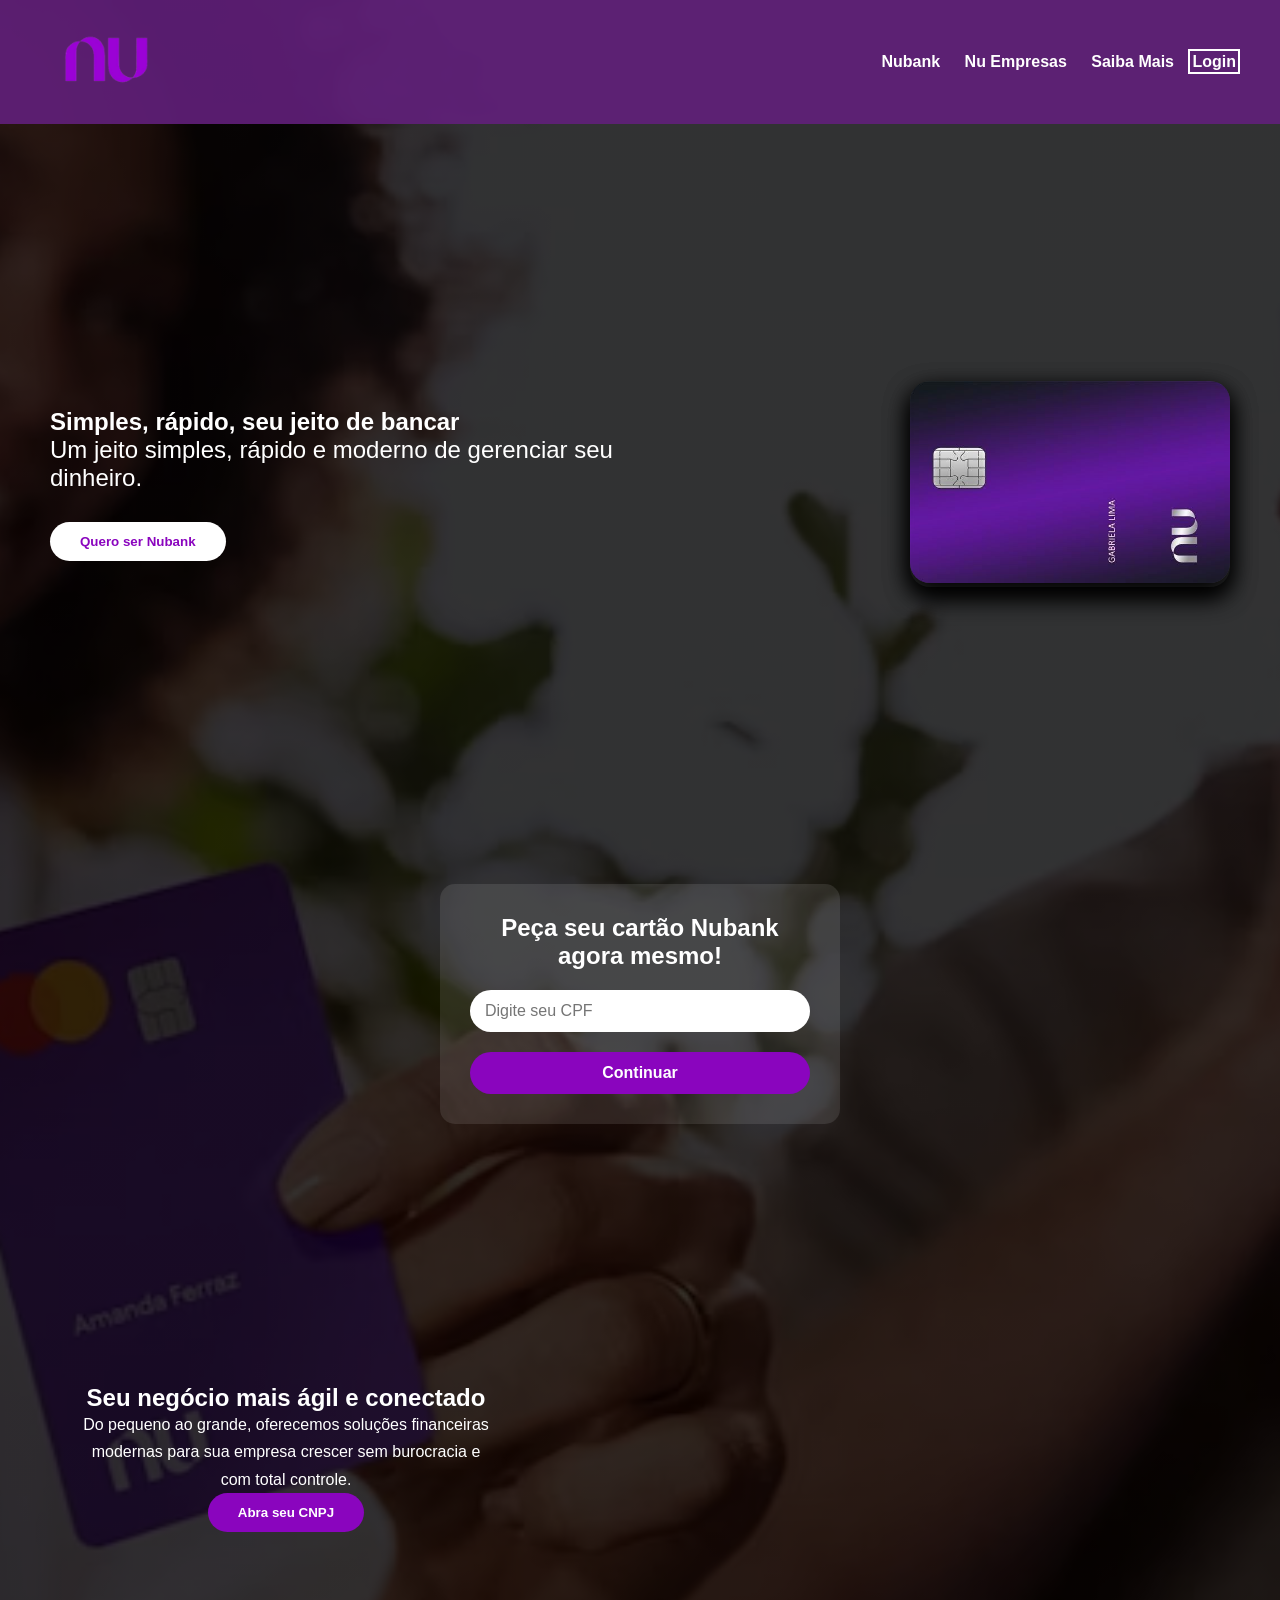
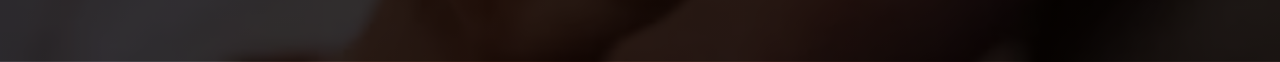
<file: index.html>
<!DOCTYPE html>
<html lang="pt_BR">
<head>
    <meta charset="UTF-8">
    <meta name="viewport" content="width=device-width, initial-scale=1.0">
    <link rel="stylesheet" href="style.css">
    <title>Nubank</title>
</head>
<body>
    <header>
        <nav> 
            <a href="index.html">
            <img src="imagens/logo_nubank.png" class="logo">
            </a>
            <ul>
                <a href="index.html" class="btn">Nubank</a>
                <a href="#nuempresas" class="btn">Nu Empresas</a>
                <a href="saibamais/index.html" class="btn">Saiba Mais</a>
                <a href="#" class="btn_login">Login</a>
            </ul>
        </nav>
    </header>

    <section id="hero">
        <div class="hero_text">
        <h2 class="scroll-animation">Simples, rápido, seu jeito de bancar</h2>
        <p class="scroll-animation">Um jeito simples, rápido e moderno de gerenciar seu dinheiro.</p>
        <button class="scroll-animation">Quero ser Nubank</button>
        </div>
            <div class="hero_image scroll-animation">
        <img src="imagens/cartao_nubank.png" class="hero_image" alt="cartao Nubank">
    </div>
    </section>

        <div class="cpf_form scroll-animation">
            <h2>Peça seu cartão Nubank agora mesmo!</h2>
        <form>
            <input type="text" placeholder="Digite seu CPF" maxlength="11" class="scroll-animation" id="cpf_input">
            <button type="submit">Continuar</button>
        </form>
    </div>


    <section id="nuempresas">
        <div class="nu_text scroll-animation">
            <h1>Seu negócio mais ágil e conectado</h1>
            <p>Do pequeno ao grande, oferecemos soluções financeiras modernas para sua empresa crescer sem burocracia e com total controle.</p>
            <button>Abra seu CNPJ</button>      
        </div>
        <div class="nu_image">
        </div>
    </section>
    <script src="script.js"></script>
</body>
</html>
</file>
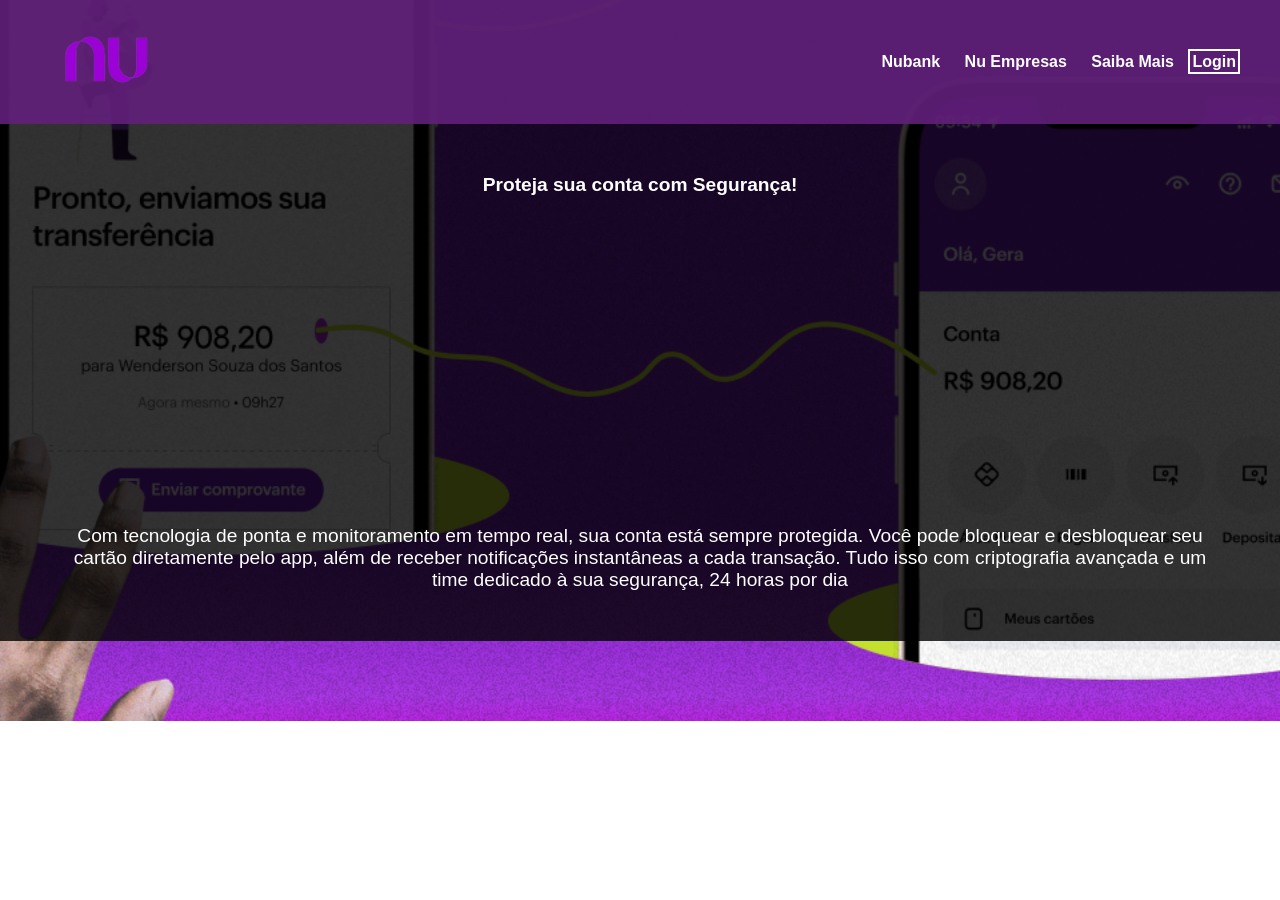
<file: saibamais/index.html>
<!DOCTYPE html>
<html lang="pt_BR">
<head>
    <meta charset="UTF-8">
    <meta name="viewport" content="width=device-width, initial-scale=1.0">
    <title>Saiba Mais Nubank</title>
    <link rel="stylesheet" href="style.css">
</head>
<body>
    <header>
        <nav> 
            <a href="../index.html">
            <img src="imagens/logo_nubank.png" class="logo">
            </a>
            <ul>
                <a href="../index.html" class="btn">Nubank</a>
                <a href="#nuempresas" class="btn">Nu Empresas</a>
                <a href="saibamais.html" class="btn">Saiba Mais</a>
                <a href="#" class="btn_login">Login</a>
            </ul>
        </nav>
    </header>

    <h1 class="titulo_saiba">Proteja sua conta com Segurança!</h1>
    <img src="imagens/imagem_segurança_nubank-removebg-preview.png" class="img_segurança">
    <p>Com tecnologia de ponta e monitoramento em tempo real, sua conta está sempre protegida. Você pode bloquear e desbloquear seu cartão diretamente pelo app, além de receber notificações instantâneas a cada transação. Tudo isso com criptografia avançada e um time dedicado à sua segurança, 24 horas por dia</p>
    </div>
    </section>
    <script src="script.js"></script>
</body>
</html>
</file>
<file: style.css>
*{
    font-family: Arial, Helvetica, sans-serif;
    margin: 0;
    padding: 0;
    box-sizing: border-box;
}

header{
    background-color: rgba(97, 32, 122, 0.9);
    padding: 20px 40px;
}

header nav{
    display: flex;
    justify-content: space-between;
    align-items: center;
}

header nav h1{
    display: flex;
    gap: 30px;
    list-style: none;
}

.btn:hover{
    background-color: #050505;
}

.btn_login{
    background-color: transparent;
    border: 2px solid #fff;
    color: #fff;
}

header nav ul a {
    color: #fff;
    text-decoration: none;
    font-weight: bold;
}

.btn{
    color: white;
    text-decoration: none;
    padding: 10px;
}

.btn_login{
    color: white;
    text-decoration: none;
    padding: 2px;
}

.logo{
    height: 80px;
    gap: 30px;
}

.nav_links{
    display: flex;
    align-items: center;
    gap: 20px;
    list-style: none;
    margin: 0;
    padding: 0;
}

.nav_links li{
    list-style: none;
}

body{
    text-align: center;
    background-image: radial-gradient(
        rgba(0, 0, 0, 0.8),
        rgba(0, 0, 0, 0.8)
    ), url(imagens/nubank_fundo.avif);
    background-size: cover;
    background-repeat: no-repeat;
    background-position: center;
}

.scroll-animation {
    opacity: 0;
    transform: translateX(50px); /* mais natural que girar */
    transition: all 0.8s ease;
}

.scroll-animation.active {
    opacity: 1;
    transform: translateY(0);
}

#hero{
    display: flex;
    align-items: center;
    justify-content: space-between;
    text-align: center;
    height: 80vh;
    color: #fff;
    padding: 0 50px;
}

.cpf_form{
    margin-top: 40px;
    background-color: rgba(255, 255, 255, 0.1);
    padding: 30px;
    border-radius: 15px;
    display: flex;
    flex-direction: column;
    align-items: center;
    max-width: 400px;
    margin-left: auto;
    margin-right: auto;
}

.cpf_form h2{
    color: #fff;
    font-size: 1.5rem;
    margin-bottom: 20px;
    text-align: center;
}

.cpf_form input{
    width: 100%;
    padding: 12px 15px;
    margin-bottom: 20px;
    border-radius: 25px;
    border: none;
    outline: none;
    font-size: 1rem;
}

.cpf_form button{
    width: 100%;
    padding: 12px 15px;
    border-radius: 25px;
    border: none;
    background-color: #8A05BE;
    color: #fff;
    font-weight: bold;
    font-size: 1rem;
    cursor: pointer;
    transition: 0.3s;
}

.cpf_form button:hover{
    background-color: #9c27b0;
}

.nu_text{
    color: white;
    padding: 230px 40px;
    max-width: 500px;
}

.hero_text{
    max-width: 50%;
    text-align: left;
}

#nuempresas {
    display: flex;
    justify-content: space-between; /* texto à esquerda, imagem à direita */
    padding: 80px 50px;
    background-color: rgba(255, 255, 255, 0);
}

html {
    scroll-behavior: smooth;
}

.nu_text{
    line-height: 1.7rem;
    padding: 50px 30px;
    width: auto;
    max-width: 40%;
    align-self: flex-start;
    margin-top: 130px;
}

.nu_text button{
    padding: 12px 30px;
    border: none;
    border-radius: 25px;
    background-color: #8A05BE;
    color: #fff;
    font-weight: bold;
    cursor: pointer;
    transition: 0.3s;
}

.nu_text button:hover{
    background-color: #9c27b0;
}


.hero_text h1{
    font-size: 3rem;
    margin-bottom: 20px;
}

.hero_text p{
    font-size: 1.5rem;
    margin-bottom: 30px;
}

.hero_text button{
    padding: 12px 30px;
    border: none;
    border-radius: 25px;
    background-color: #fff;
    color: #8A05BE;
    font-weight: bold;
    cursor: pointer;
    transition: 0.3s;
}

.hero_text button:hover {
    background-color: #f1f1f1;
}

.hero_image {
    max-width: 320px; /* controla tamanho do cartão */
    width: 100%;
    box-shadow: 0 10px 25px rgb(0, 0, 0);
    border-radius: 20px;
}

.btn_whatsapp{
    max-width: 200px;
    width: 60px;
    position: fixed;
    bottom: 30px;
    right: 80px;
}

@media (max-width: 768px) {
    .nu_text {
        max-width: 90%;
        font-size: 1rem;
        line-height: 1.4;
    }
}

@media (max-width: 768px) {
    .nav_links {
        flex-direction: column;
        align-items: center;
        gap: 10px;
    }
}

@media (max-width: 768px) {
    header nav {
        flex-direction: column;
        gap: 15px;
    }
}
</file>
<file: saibamais/style.css>
*{
    font-family: Arial, Helvetica, sans-serif;
    margin: 0;
    padding: 0;
    box-sizing: border-box;
}

header{
    background-color: rgba(97, 32, 122, 0.9);
    padding: 20px 40px;
}

header nav{
    display: flex;
    justify-content: space-between;
    align-items: center;
}

header nav h1{
    display: flex;
    gap: 30px;
    list-style: none;
}

.btn:hover{
    background-color: #050505;
}

.btn_login{
    background-color: transparent;
    border: 2px solid #fff;
    color: #fff;
}

header nav ul a {
    color: #fff;
    text-decoration: none;
    font-weight: bold;
}

.btn{
    color: white;
    text-decoration: none;
    padding: 10px;
}

.btn_login{
    color: white;
    text-decoration: none;
    padding: 2px;
}

.logo{
    height: 80px;
    gap: 30px;
}

.nav_links{
    display: flex;
    align-items: center;
    gap: 20px;
    list-style: none;
    margin: 0;
    padding: 0;
}

.nav_links li{
    list-style: none;
}

.titulo_saiba, p{
    color: white;
    padding: 50px 60px;
    font-size: 1.2rem;
}

body{
    text-align: center;
        background-image: radial-gradient(
        rgba(0, 0, 0, 0.8),
        rgba(0, 0, 0, 0.8)
    ), url(imagens/imagem_segurança_FUNDO.jpg);
    background-size: 150%;
    background-repeat: no-repeat;
    background-position: center;
}

.img_segurança{
    width: 400px;
    opacity: 0;
    transform: translateX(100px);
    transition: all 2s ease;
}

.img_segurança.active{
    opacity: 1;
    transform: translateX(0);
}

@media (max-width: 768px) {
    header nav {
        flex-direction: column;
        gap: 15px;
    }
}
</file>
